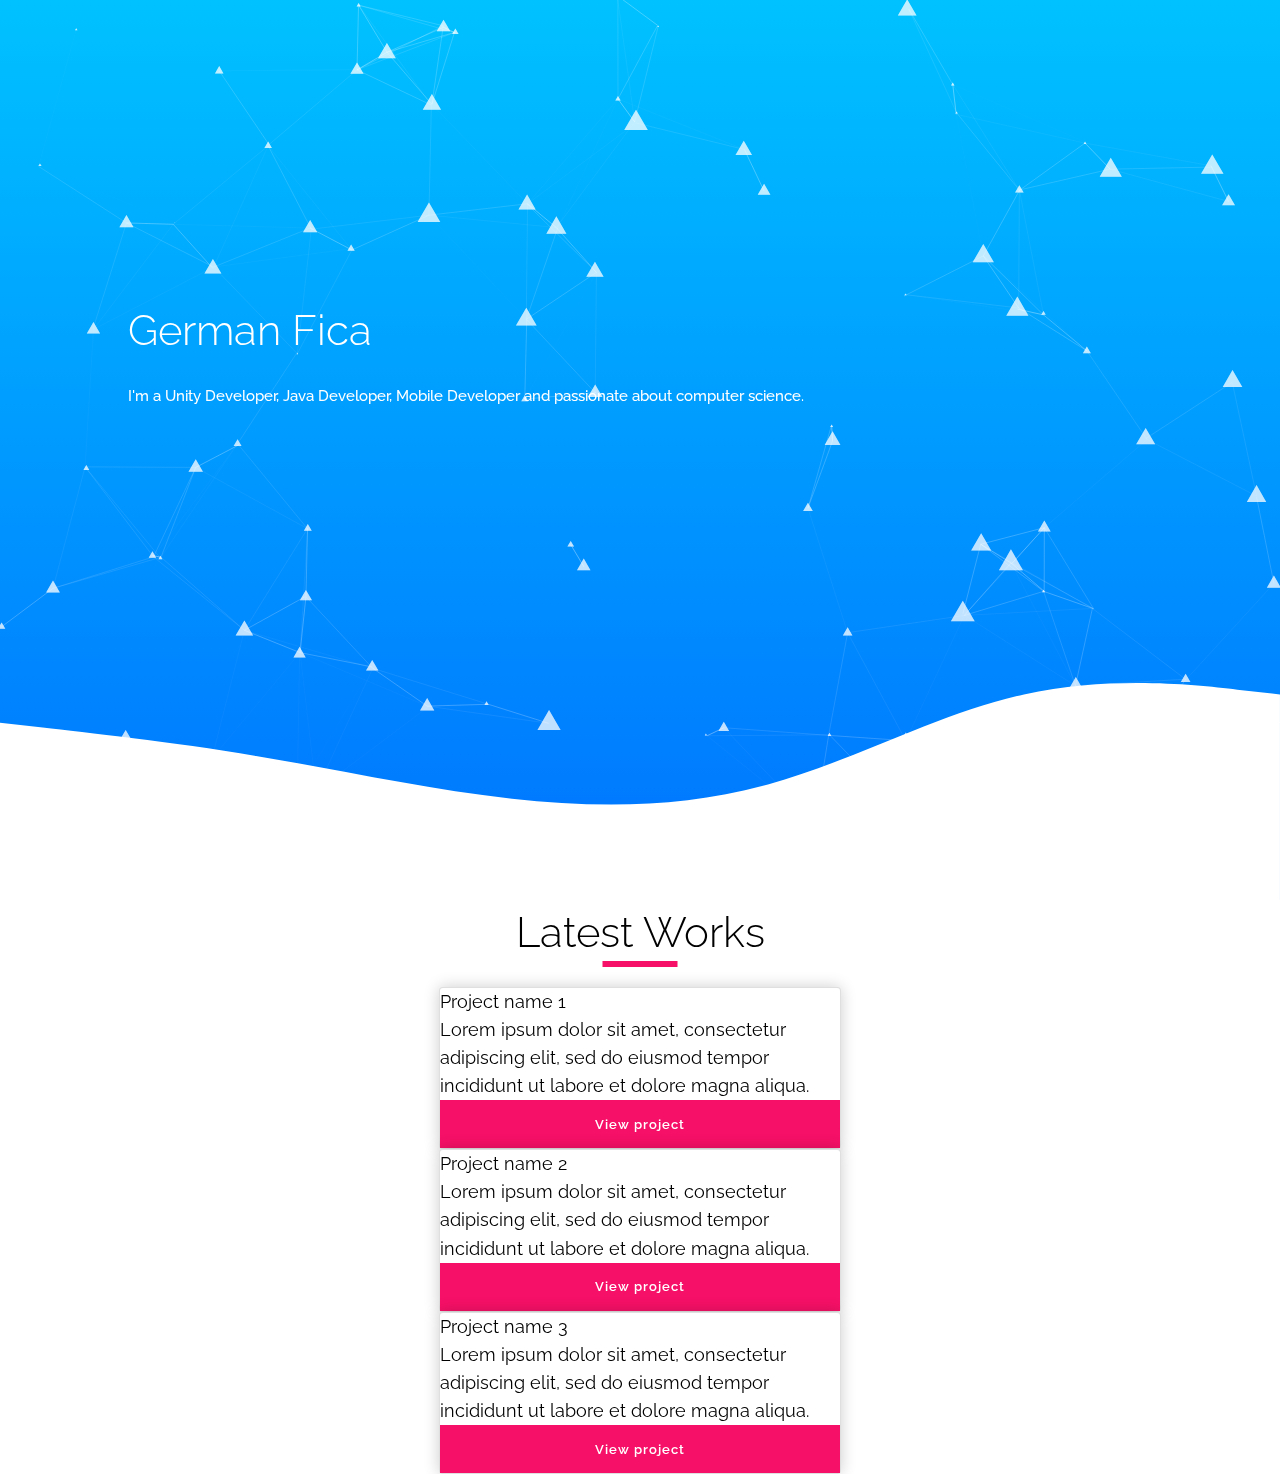
<file: index.html>
<!DOCTYPE html>
<html lang="en">

<head>
  <meta charset="utf-8">
  <title>German Fica</title>
  <link rel="canonical" href="https://germanfica.com/" />
  <link rel='shortlink' href='https://germanfica.com/' />
  <link rel="icon" href="img/favicon.png" type="image/png" />
  <link rel="shortcut icon" href="img/favicon.png" type="image/png" />
  <meta name="theme-color" content="#1e2327">
  <meta property="og:site_name" content="German Fica" />
  <meta property="og:title" content="German Fica" />
  <meta property="og:url" content="https://germanfica.com/" />
  <meta property="og:type" content="website" />
  <meta property="og:description" content="The official site of German Fica." />
  <meta name="keywords" content="German Fica, Unity Developer, Java Developer, Mobile Developer, Javascript, HTML,PHP">
  <meta name="author" content="German Fica">
  <meta name="Subject" content="game developer, java developer, mobile developer, html, js, javascript">
  <meta name="abstract" content="German Fica">
  <meta name="description" content="The official site of German Fica.">
  <meta name="author" content="German Fica">
  <meta name="viewport" content="width=device-width, user-scalable=no, initial-scale=1.0, minimum-scale=1.0, maximum-scale=1.0">
  <meta name="robots" content="ALL">

  <!-- Style Resources -->
  <link href="https://lipis.github.io/bootstrap-social/assets/css/bootstrap.css" rel="stylesheet" type="text/css" media="all" />
  <link href="https://lipis.github.io/bootstrap-social/assets/css/font-awesome.css" rel="stylesheet" type="text/css" media="all" />
  <link href="https://lipis.github.io/bootstrap-social/bootstrap-social.css" rel="stylesheet" type="text/css" media="all" />
  <link href="css/main.css" rel="stylesheet" type="text/css" media="all" />
</head>

<body>
  <section>
    <div id="particles-css">
      <div id="home">
        <!-- Logo -->
        <img class="main-logo" />
        <!-- Content -->
        <div class="h-content">
          <h1>German Fica</h1>
          <p>I'm a Unity Developer, Java Developer, Mobile Developer and passionate about computer science.</p>
          <div class="mt40">
            <!-- class="mr20" -->
            <!-- <a id="portfolio" href="#portfolio" class="btn-solid round portfolio">PORTFOLIO</a> -->
            <!-- <a id="portfolio" href="/portfolio" class="btn-solid round portfolio">PORTFOLIO</a> -->
            <!-- <a id="info" href="#info" class="btn-nb round">INFORMATION</a> -->
            <div class="social_tab inline quick fadeIn">
              <!-- Social Media -->
              <ul class="social_icons">
                <!-- Facebook -->
                <!-- <li><a href="#"><i class="btn-facebook fa fa-facebook"></i></a></li> -->

                <!-- GitHub -->
                <li><a href="https://github.com/germanfica"><i class="btn-github fa fa-github"></i></a></li>

                <!-- Instagram -->
                <!-- <li><a href="https://www.instagram.com/williambluish"><i class="btn-instagram fa fa-instagram"></i></a></li> -->

                <!-- Facebook -->
                <!-- <li><a href="https://fb.me/vgermanfica"><i class="btn-facebook fa fa-facebook"></i></a></li> -->

                <!-- LinkedIn -->
                <li><a href="https://www.linkedin.com/in/germanfica"><i class="btn-linkedin fa fa-linkedin"></i></a>
                </li>

                <!-- Twitter -->
                <!-- <li><a href="#"><i class="btn-twitter fa fa-twitter"></i></a></li> -->
                <!-- <li><a href="https://twitter.com/germanfica"><i class="btn-twitter fa fa-twitter"></i></a></li> -->

                <!-- Youtube -->
                <li><a href="https://www.youtube.com/user/TheIsFica"><i class="btn-google fa fa-youtube"></i></a></li>
                <!-- <li><a href="mailto:german.fica@est.fi.uncoma.edu.ar"><i class="btn-facebook fa fa-envelope-o"></i></a></li> -->

                <!-- Unity Connect but, will be shut down on February 4, 2021 -->
                <!-- <li><a href="https://connect.unity.com/u/584f020832b3060024574c2b">Unity Connect</a></li> -->
              </ul>
            </div>
          </div>
        </div>
        <!-- Particles by Vincent Garreau -->
        <div id="particles-js" class="gradient"></div>
        <div class="count-particles">
          <span class="js-count-particles"></span>
        </div>
      </div>
      <!-- Home decoration -->
      <section class="home-decoration">
        <svg xmlns="http://www.w3.org/2000/svg" viewBox="0 0 1440 320">
          <path fill="#fff" fill-opacity="1"
            d="M0,64L48,69.3C96,75,192,85,288,101.3C384,117,480,139,576,149.3C672,160,768,160,864,133.3C960,107,1056,53,1152,32C1248,11,1344,21,1392,26.7L1440,32L1440,320L1392,320C1344,320,1248,320,1152,320C1056,320,960,320,864,320C768,320,672,320,576,320C480,320,384,320,288,320C192,320,96,320,48,320L0,320Z">
          </path>
        </svg>
      </section>
    </div>
  </section>
  <!-- Latest works -->
  <section class="latest-works">

    <div class="title text-center">
      <h1>Latest Works</h1>
    </div>
    <div class="card project-card">
      <div class="card-title">Project name 1</div>
      <div class="card-text">
        Lorem ipsum dolor sit amet, consectetur adipiscing elit, sed do eiusmod tempor incididunt ut labore et dolore magna aliqua.
      </div>
      <a href="#" class="btn-solid">View project</a>
    </div>
    <div class="card project-card">
      <div class="card-title">Project name 2</div>
      <div class="card-text">
        Lorem ipsum dolor sit amet, consectetur adipiscing elit, sed do eiusmod tempor incididunt ut labore et dolore magna aliqua.
      </div>
      <a href="#" class="btn-solid">View project</a>
    </div>
    <div class="card project-card">
      <div class="card-title">Project name 3</div>
      <div class="card-text">
        Lorem ipsum dolor sit amet, consectetur adipiscing elit, sed do eiusmod tempor incididunt ut labore et dolore magna aliqua.
      </div>
      <a href="#" class="btn-solid">View project</a>
    </div>
  </section>
  <!-- Scripts -->
  <script type="text/javascript" src="js/particles.min.js"></script>
  <script type="text/javascript" src="js/particles-settings.js"></script>
</body>

</html>
</file>
<file: css/main.css>
@import url("https://fonts.googleapis.com/css?family=Raleway:400,100,200,300,500,600,700,800");
html,
body,
div,
span,
applet,
object,
iframe,
h1,
h2,
h3,
h4,
h5,
h6,
p,
blockquote,
pre,
a,
abbr,
acronym,
address,
big,
cite,
code,
del,
dfn,
em,
img,
ins,
kbd,
s,
samp,
small,
strike,
sub,
sup,
tt,
var,
b,
u,
i,
center,
dl,
dt,
dd,
ol,
ul,
li,
fieldset,
form,
label,
legend,
table,
caption,
tbody,
tfoot,
thead,
tr,
th,
td,
article,
aside,
canvas,
details,
embed,
figure,
figcaption,
footer,
header,
hgroup,
menu,
nav,
output,
ruby,
section,
summary,
time,
mark,
audio,
video {
    margin: 0;
    padding: 0;
    border: 0;
    font-size: 100%;
    font: inherit;
    vertical-align: baseline;
}


/* ------------------------------------- */


/* Generic styles ................... */


/* ------------------------------------- */

body {
    font-family: "Raleway", sans-serif;
    font-size: 1.1em;
    line-height: 1.6;
    -webkit-font-smoothing: antialiased;
    -moz-osx-font-smoothing: grayscale;
    background: #0072ff;
}

h1 {
    font-size: 2.369em;
    font-weight: 300;
    margin-bottom: 20px;
}

h2 {
    font-size: 1.777em;
    font-weight: 400;
    margin-bottom: 20px;
}

h3 {
    font-size: 1.333em;
    font-weight: 400;
    margin-bottom: 10px;
}

h4 {
    font-size: 1em;
    font-weight: 400;
    margin-bottom: 10px;
}

h5 {
    font-size: 0.85em;
    font-weight: 400;
    margin-bottom: 10px;
}

h6 {
    font-size: 0.8em;
    font-weight: 400;
    margin-bottom: 10px;
}


/* Buttons*/

.fly {
    position: fixed;
    z-index: 6;
    top: 50px;
    left: -160px;
    transition-delay: .3s;
    -webkit-transition: 0.3s;
    -ms-transition: 0.3s;
    -moz-transition: 0.3s;
    -o-transition: 0.3s;
    transition: 0.3s;
    visibility: visible;
    z-index: 9;
}

.fly a {
    padding: 0 !important;
    height: 50px;
    line-height: 50px;
    text-align: center;
}

.fly a i {
    font-size: 1.5em;
}

.fly a i.ion-close-round {
    font-size: 1.4em;
}

.fly a#subs {
    position: absolute;
    top: 55px;
    width: 50px;
}

.fly a#info {
    width: 50px;
}

.fly a#info i {
    padding-right: 0 !important;
}

.btn-play {
    position: relative;
    background: #fff;
    height: 90px;
    width: 90px;
    line-height: 90px;
    text-align: center;
    border-radius: 90px;
    font-size: 36px;
}

.btn-play i {
    color: #20222B;
}

#play {
    position: absolute;
    left: 43%;
    transform: translateX(-50%);
    top: calc( 50% - 45px);
}

.btn-light {
    display: inline-block;
    background: transparent;
    letter-spacing: 1px;
    color: #fff;
    -webkit-transition: 0.2s;
    -ms-transition: 0.2s;
    -moz-transition: 0.2s;
    -o-transition: 0.2s;
    transition: 0.2s;
    border: 1px solid #fff;
    font-weight: 600;
    font-size: 0.75em;
    text-align: center;
    padding: 0.9375em 3.125em;
}

.btn-light:hover:hover {
    color: #20222B;
    background: #fff;
    border-color: #fff;
}

.btn-solid,
.btn-solid-dark {
    letter-spacing: 1px;
    display: inline-block;
    background: #F61067;
    color: #fff;
    -webkit-transition: 0.2s;
    -ms-transition: 0.2s;
    -moz-transition: 0.2s;
    -o-transition: 0.2s;
    transition: 0.2s;
    border: 1px solid #F61067;
    font-weight: 600;
    font-size: 0.75em;
    text-align: center;
    padding: 0.9375em 3.125em;
}

.btn-solid:focus,
.btn-solid-dark:focus {
    background: #F61067;
}

.btn-solid:hover,
.btn-solid-dark:hover {
    background: #e4095c;
}

.btn-solid-dark {
    background: #20222B;
    border-color: #20222B;
}

.btn-solid-dark:hover {
    background: #15161c;
}

.btn-solid-dark:focus {
    background: #20222B;
}

.round {
    border-radius: 35px;
}

.round-rec {
    border-radius: 10px;
}

.round-left {
    border-top-left-radius: 35px;
    border-bottom-left-radius: 35px;
}

.btn-nb {
    letter-spacing: 1px;
    display: inline-block;
    background: transparent;
    color: #fff;
    -webkit-transition: 0.2s;
    -ms-transition: 0.2s;
    -moz-transition: 0.2s;
    -o-transition: 0.2s;
    transition: 0.2s;
    border: 1px solid transparent;
    font-weight: 600;
    font-size: 12px;
    text-align: center;
    padding: 0.9375em 1.5625em;
}

.btn-nb:hover:hover {
    color: #20222B;
    background: #fff;
    border-color: #fff;
}

.btn-fly {
    position: fixed;
    top: 50px;
    z-index: 10;
    font-size: 20px;
    font-size: 15px;
    line-height: 15px;
    right: 70px;
}

.btn-subscribe {
    right: 25px;
    padding: 0.9375em 0.625em;
}

.btn-info {
    background: transparent;
    padding-right: 0;
    display: table;
    right: 50px;
    height: 30px;
    width: 30px;
    padding: 0;
    font-size: 24px;
    text-align: center;
}

.btn-info i {
    display: table-cell;
    vertical-align: middle;
}

input:focus {
    outline: none !important;
}

textarea:focus {
    outline: none !important;
}

button:focus {
    outline: none !important;
}

.filled {
    background: #fff;
    color: #673FB4;
    font-weight: 700;
    display: inline-block;
    padding: 5px 10px;
}

.uppercase {
    text-transform: uppercase;
}

li {
    list-style: none;
}

ul {
    padding: 0;
}


/* Margins */

.mt40 {
    margin-top: 40px;
}

.mr20 {
    margin-right: 20px;
}

#particles-css {
    position: relative;
    top: 0;
    left: 0;
    width: 100%;
    height: 100vh;
    overflow: hidden;
}

.gradient {
    -webkit-background: linear-gradient(rgba(0, 198, 255, 0.95), rgba(0, 114, 255, 0.95));
    -ms-background: linear-gradient(rgba(0, 198, 255, 0.95), rgba(0, 114, 255, 0.95));
    -moz-background: linear-gradient(rgba(0, 198, 255, 0.95), rgba(0, 114, 255, 0.95));
    -o-background: linear-gradient(rgba(0, 198, 255, 0.95), rgba(0, 114, 255, 0.95));
    background: linear-gradient(rgba(0, 198, 255, 0.95), rgba(0, 114, 255, 0.95));
}


/* ------------------------------------- */


/* Home ................... */


/* ------------------------------------- */

#home,
#homeCenter {
    width: 100%;
    height: 100%;
    z-index: 1;
}

.h-content {
    position: relative;
    z-index: 0;
    top: 32vh;
    width: 10px 100%;
    padding: 10px 10%;
    color: #fff;
}

.h-content-fullwidth {
    position: relative;
    z-index: 0;
    top: 36vh;
    width: 100%;
    padding: 10px 10%;
    color: #fff;
}

.main-logo {
    position: absolute;
    top: 8%;
    max-width: 150px;
    left: 10%;
}


/* ------------------------------------- */


/* Plugin styles ................... */


/* ------------------------------------- */


/* Particles */

#particles-js {
    position: absolute;
    top: 0;
    height: 100%;
    width: 100%;
    left: 0;
    z-index: -1;
}


/* ------------------------------------- */


/* Bootstrap styles ................... */


/* ------------------------------------- */

.full-height {
    height: 100vh !important;
}

.mid-height {
    height: 400px;
}

p {
    font-size: .85em;
    font-weight: 500;
    margin-bottom: 20px;
}

p a {
    color: #673FB4;
    text-decoration: none;
}

p a:hover {
    color: #3c2568;
}

.row {
    padding: 0;
    margin: 0;
}

a {
    color: #fff;
    text-decoration: none;
}

a:hover {
    color: #fff;
    text-decoration: none;
}

a:visited {
    outline: none !important;
    text-decoration: none;
}

a:focus {
    color: #fff;
    outline: none !important;
    text-decoration: none;
}

::-moz-selection {
    color: #fff;
    background: #673FB4;
}

::selection {
    color: #fff;
    background: #F61067;
}

img {
    max-width: 100%;
    vertical-align: middle;
}


/* ------------------------------------- */


/* Social icons      ................... */


/* ------------------------------------- */

.social_tab p {
    display: inline-block;
    margin-right: 15px;
    color: #fefefe;
    font-size: .75em;
}

.social_tab .social_icons {
    color: #fff;
    display: inline-block;
    padding-left: 15px;
}

.social_tab .social_icons li {
    display: inline;
    padding: 0 2.5px;
}

.social_tab .social_icons li i {
    -webkit-transition: 0.2s;
    -ms-transition: 0.2s;
    -moz-transition: 0.2s;
    -o-transition: 0.2s;
    transition: 0.2s;
    border-radius: 1em;
    color: #fff;
    font-size: .85em;
    transition: all .3s;
    display: inline-block;
    height: 2em;
    width: 2em;
    line-height: 2.2em;
    text-align: center;
}

.social_tab .social_icons li i:hover {
    -webkit-transform: translateY(-5px);
    -ms-transform: translateY(-5px);
    -moz-transform: translateY(-5px);
    -o-transform: translateY(-5px);
    transform: translateY(-5px);
    -webkit-transition: 0.2s;
    -ms-transition: 0.2s;
    -moz-transition: 0.2s;
    -o-transition: 0.2s;
    transition: 0.2s;
}

.social_tab .social_icons.text-dark li i {
    color: #000;
}

.social_tab .social_icons.free {
    bottom: 0;
}

.social_tab .social_icons.color-bg li {
    padding: 5px;
}

.social_tab .social_icons_round {
    color: #fff;
    display: inline-block;
    padding-left: 15px;
}

.social_tab .social_icons_round li {
    display: inline;
    padding: 0 2.5px;
}

.social_tab .social_icons_round li i {
    border-radius: 2.5em;
    color: #20222B;
    font-size: 0.875em;
    transition: all .3s;
    display: inline-block;
    height: 2.5em;
    width: 2.5em;
    line-height: 2.5em;
    text-align: center;
    background: #f5f5f5;
}

.social_tab.fixed {
    position: fixed !important;
    bottom: 4%;
    z-index: 2;
}

.social_tab.inline {
    display: inline-block;
}

.sub-icon {
    background: #131623;
    color: #fff;
}

.instagram {
    background: radial-gradient(circle at 33% 100%, #FED373 4%, #F15245 30%, #D92E7F 62%, #9B36B7 85%, #515ECF);
}

.facebook {
    background: #3b5999;
    color: #fff;
}

.twitter {
    background: #55acee !important;
    color: #fff;
}

.tumblr {
    background: #34465d;
    color: #fff;
}

.g-plus {
    color: #fff;
    background: #dd4b39;
}

.linkedin {
    background: #0077B5;
    color: #fff;
}

.skype {
    background: #00AFF0;
    color: #fff;
}

.dropbox {
    background: #007ee5;
    color: #fff;
}

.wordpress {
    background: #21759b;
    color: #fff;
}

.vimeo {
    background: #1ab7ea;
    color: #fff;
}

.vk {
    background: #4c75a3;
    color: #fff;
}

.yahoo {
    background: #410093;
    color: #fff;
}

.pinterest {
    background: #bd081c;
    color: #fff;
}

.youtube {
    background: #cd201f;
    color: #fff;
}

.stumbleupon {
    background: #eb4924;
    color: #fff;
}

.reddit {
    background: #ff5700;
    color: #fff;
}

.vk {
    background: #4c75a3;
    color: #fff;
}

.vine {
    background: #00b489;
    color: #fff;
}

.dribbble {
    background: #ea4c89;
    color: #fff;
}

.copyright {
    color: #fff;
}

.copyright p {
    margin-bottom: 0;
}

.copyright.center {
    width: 100%;
    left: 0;
    text-align: center;
}


/* ------------------------------------- */


/* Media queries     ................... */


/* ------------------------------------- */

@media screen and (max-width: 514px) {
    .h-content {
        top: 22vh;
    }
    .portfolio {
        width: 100%;
        margin-bottom: 20px;
    }
    .social_tab {
        display: block;
        text-align: center;
        width: 100%;
    }
    .social_tab .social_icons {
        padding-left: 0;
    }
    .social_icons li:last-child {
        display: block;
        padding-top: 12px;
        text-decoration: underline;
        font-weight: bold;
    }
    .social_icons li:last-child:hover {
        text-decoration: none;
    }
}


/* ------------------------------------- */


/* Home decorations     ................ */


/* ------------------------------------- */

section.home-decoration {
    transform: translateY(-80%);
}


/* ------------------------------------- */


/* Latest Works     .................... */


/* ------------------------------------- */

section.latest-works {
    background-color: #fff;
}

.text-center {
    text-align: center!important
}

.title {
    position: relative;
    padding: 0 0 0px;
}

.title:before {
    width: 75px;
    height: 6px;
    content: "";
    position: absolute;
    bottom: 0;
    left: 50%;
    background-color: #F61067;
    transform: translateX(-50%)
}


/* ------------------------------------- */


/* Card     ............................ */


/* ------------------------------------- */

.card {
    position: relative;
    display: -webkit-box;
    display: -ms-flexbox;
    display: flex;
    -webkit-box-orient: vertical;
    -webkit-box-direction: normal;
    -ms-flex-direction: column;
    flex-direction: column;
    min-width: 0;
    word-wrap: break-word;
    background-color: #fff;
    background-clip: border-box;
    border: 1px solid rgba(0, 0, 0, .125);
    border-radius: .25rem;
}

.card-body {}

.card-title {}

.card-text {}

.card-img-left {}

.card-img-right {}

.project-card {
    margin: auto;
    width: 25rem;
    box-shadow: 0 0 16px 0 rgba(0, 0, 0, 0.2)!important;
}
</file>
